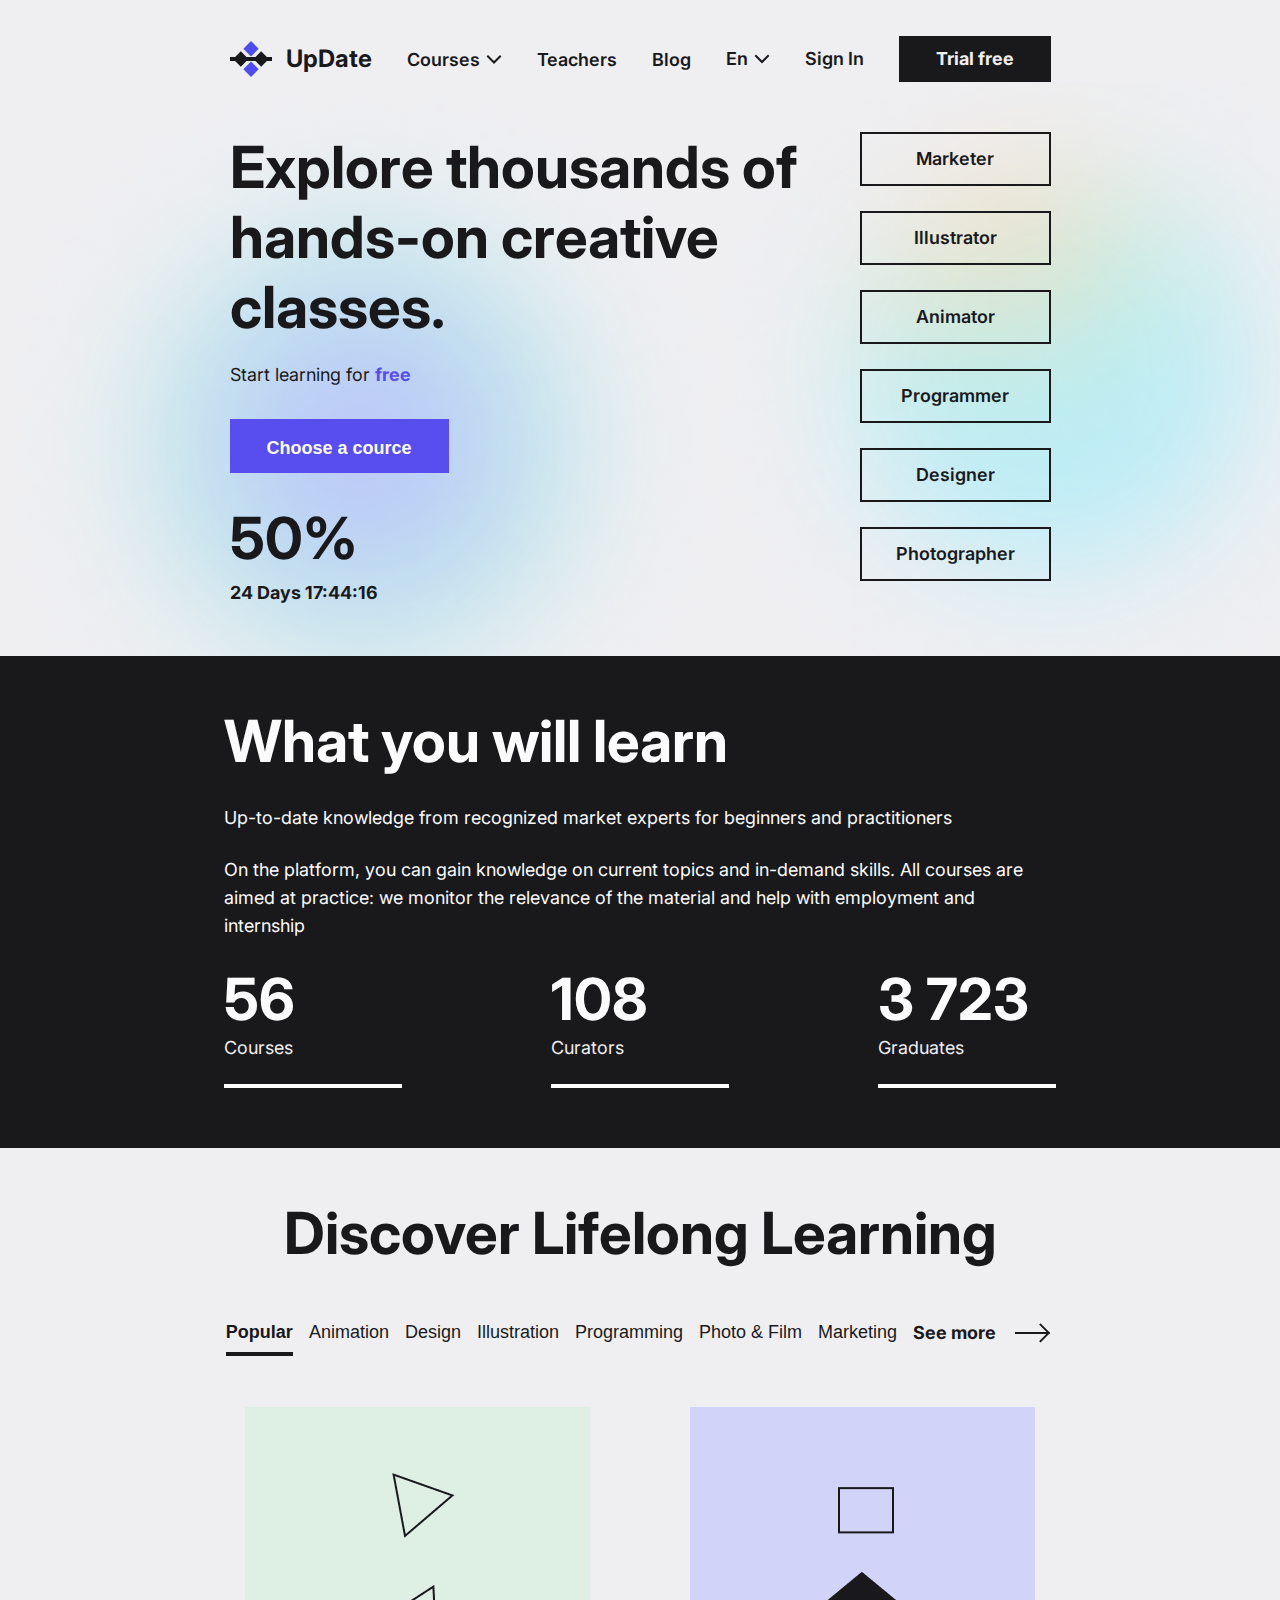
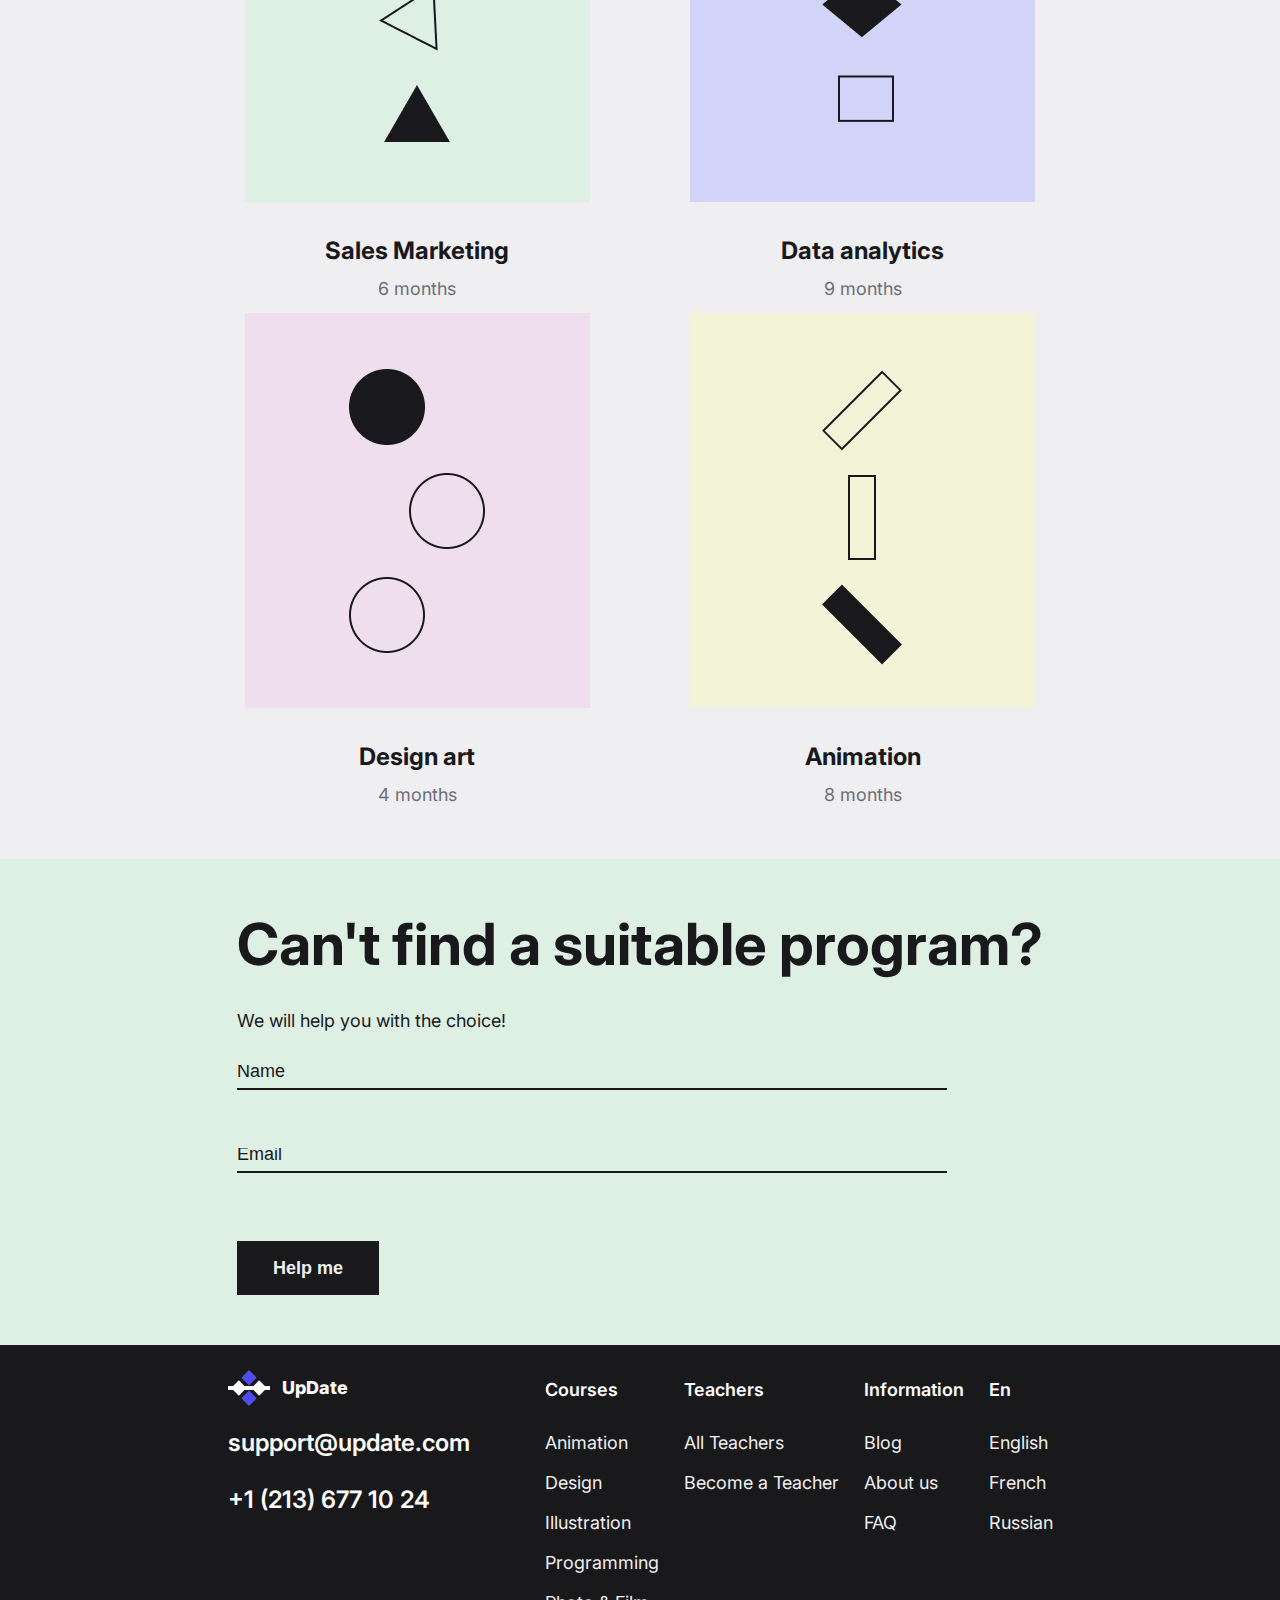
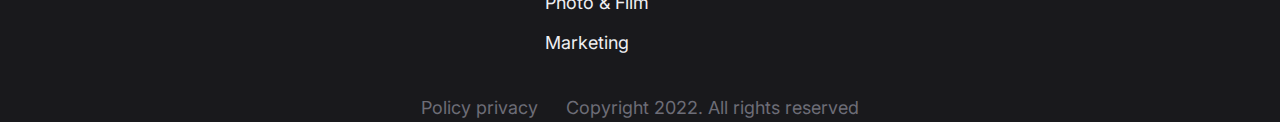
<file: index.html>
<!DOCTYPE html>
<html lang="en">
<head>
  <meta charset="UTF-8">
  <meta http-equiv="X-UA-Compatible" content="IE=edge">
  <meta name="viewport" content="width=device-width, initial-scale=1.0">
  <link rel="preconnect" href="https://fonts.googleapis.com">
  <link rel="preconnect" href="https://fonts.gstatic.com" crossorigin>
  <link href="https://fonts.googleapis.com/css2?family=Inter:wght@400;600;700;800&display=swap" rel="stylesheet">
  <link rel="stylesheet" href="index.css">
  <title>UpDate</title>
</head>
<body>
  <header class="header">
    <div class="header__holder">
      <div class="header__box">
        <a class="header__logo" href="index.html">
          <img class="header__img" src="logo-1.svg" alt="logo">
          UpDate
        </a>
        <nav class="nav">
          <ul class="nav__list">
            <li class="nav__list-item">
              <a class="nav__link drop-down__arrow" href="courses.html">Courses <img src="drop-down-arrow.svg"
                  alt="drop-down-arrow"></a>
            </li>
            <li class="nav__list-item">
              <a class="nav__link" href="#">Teachers</a>
            </li>
            <li class="nav__list-item">
              <a class="nav__link" href="#">Blog</a>
            </li>
          </ul>
        </nav>
      </div>
      <div class="btn-box">
        <a class="btn-box__link drop-down__arrow" href="#">
          En <img src="drop-down-arrow.svg" alt="drop-down-arrow">
        </a>
        <a class="btn-box__link" href="#">
          Sign In
        </a>
        <a class="btn-box__btn" href="#">
          Trial free
        </a>
      </div>
    </div>
  </header>
  <main>
    <section class="offer">
      <div class="offer__holder">
        <div class="offer__text">
          <h1 class="offer__title" tabindex="0">
            Explore thousands of hands-on creative classes.
          </h1>
          <p class="offer__description" tabindex="0">
            Start learning for
            <a class="offer__link" href="">free</a>
          </p>
          <button class="offer-btn">
            Choose a cource
          </button>
          <p class="offer__sale" tabindex="0">
            50%
          </p>
          <p class="offer__time" tabindex="0">
            <time>
              24 Days 17:44:16
            </time>
          </p>
        </div>
        <ul class="offer__list">
          <li class="offer__marketer offer__list-item" tabindex="0" role="button">
            Marketer
          </li>
          <li class="offer__illustrator offer__list-item" tabindex="0" role="button">
            Illustrator
          </li>
          <li class="offer__animator offer__list-item" tabindex="0" role="button">
            Animator
          </li>
          <li class="offer__programmer offer__list-item" tabindex="0" role="button">
            Programmer
          </li>
          <li class="offer__designer offer__list-item" tabindex="0" role="button">
            Designer
          </li>
          <li class="offer__photographer offer__list-item" tabindex="0" role="button">
            Photographer
          </li>
        </ul>
      </div>
    </section>
    <section class="learn">
      <div class="learn__holder">
        <div class="learn__text">
          <h2 class="learn__title" tabindex="0">
            What you will learn
          </h2>
          <p class="learn__description" tabindex="0">
            Up-to-date knowledge from recognized market experts for beginners and practitioners
          </p>
          <p class="learn__description" tabindex="0">
            On the platform, you can gain knowledge on current topics and in-demand skills. All courses are aimed at
            practice: we monitor the relevance of the material and help with employment and internship
          </p>
        </div>
        <div class="learn__counters">
          <div class="learn__counter-item">
            <p class="learn__counter-number" tabindex="0">
              56
            </p>
            <p class="learn__counter-description" tabindex="0">
              Courses
            </p>
            <hr class="learn__counter-line">
          </div>
          <div class="learn__counter-item">
            <p class="learn__counter-number" tabindex="0">
              108
            </p>
            <p class="learn__counter-description" tabindex="0">
              Curators
            </p>
            <hr class="learn__counter-line">
          </div>
          <div class="learn__counter-item">
            <p class="learn__counter-number" tabindex="0">
              3 723
            </p>
            <p class="learn__counter-description" tabindex="0">
              Graduates
            </p>
            <hr class="learn__counter-line">
          </div>
        </div>
      </div>
    </section>
    <section class="discover">
      <div class="discover__holder">
        <h2 class="discover__title" tabindex="0">
          Discover Lifelong Learning
        </h2>
        <div class="discover__box">
          <ul class="discover__list">
            <li class="discover__list-item">
              <button class="discover__button active" data-for="popular">
                Popular
              </button>
            </li>
            <li class="discover__list-item">
              <button class="discover__button" data-for="animation">
                Animation
              </button>
            </li>
            <li class="discover__list-item">
              <button class="discover__button" data-for="design">
                Design
              </button>
            </li>
            <li class="discover__list-item">
              <button class="discover__button" data-for="illustration">
                Illustration
              </button>
            </li>
            <li class="discover__list-item">
              <button class="discover__button" data-for="programing">
                Programming
              </button>
            </li>
            <li class="discover__list-item">
              <button class="discover__button" data-for="photo-film">
                Photo & Film
              </button>
            </li>
            <li class="discover__list-item">
              <button class="discover__button" data-for="marketing">
                Marketing
              </button>
            </li>
          </ul>
          <a class="see__more-link" href="#">
            See more
            <img class="see__more-arrow" src="see_more_arrow.svg" alt="see more">
          </a>
        </div>
        <div class="discover__cards active" data-tab="popular">
          <article class="discover__card-item" tabindex="0">
            <img src="card-img-1.jpg" alt="Sales Marketing">
            <h3 class="discover__card-title">
              Sales Marketing
            </h3>
            <p class="discover__card-length">
              6 months
            </p>
          </article>
          <article class="discover__card-item" tabindex="0">
            <img src="card-img-2.jpg" alt="Data analytics">
            <h3 class="discover__card-title">
              Data analytics
            </h3>
            <p class="discover__card-length">
              9 months
            </p>
          </article>
          <article class="discover__card-item" tabindex="0">
            <img src="card-img-3.jpg" alt="Design art">
            <h3 class="discover__card-title">
              Design art
            </h3>
            <p class="discover__card-length">
              4 months
            </p>
          </article>
          <article class="discover__card-item" tabindex="0">
            <img src="card-img-4.jpg" alt="Animation ">
            <h3 class="discover__card-title">
              Animation
            </h3>
            <p class="discover__card-length">
              8 months
            </p>
          </article>
        </div>
        <div class="discover__cards" data-tab="animation">
          <article class="discover__card-item" tabindex="0">
            <img src="card-img-4.jpg" alt="Animation ">
            <h3 class="discover__card-title">
              Animation
            </h3>
            <p class="discover__card-length">
              8 months
            </p>
          </article>
        </div>
        <div class="discover__cards" data-tab="design">
          <article class="discover__card-item" tabindex="0">
            <img src="card-img-3.jpg" alt="Design art">
            <h3 class="discover__card-title">
              Design art
            </h3>
            <p class="discover__card-length">
              4 months
            </p>
          </article>
        </div>
        <div class="discover__cards" data-tab="illustration">
          <article class="discover__card-item" tabindex="0">
            <img src="card-img-3.jpg" alt="Design art">
            <h3 class="discover__card-title">
              Design art
            </h3>
            <p class="discover__card-length">
              4 months
            </p>
          </article>
          <article class="discover__card-item" tabindex="0">
            <img src="card-img-4.jpg" alt="Animation ">
            <h3 class="discover__card-title">
              Animation
            </h3>
            <p class="discover__card-length">
              8 months
            </p>
          </article>
        </div>
        <div class="discover__cards" data-tab="programing">
          <article class="discover__card-item" tabindex="0">
            <img src="card-img-2.jpg" alt="Data analytics">
            <h3 class="discover__card-title">
              Data analytics
            </h3>
            <p class="discover__card-length">
              9 months
            </p>
          </article>
        </div>
        <div class="discover__cards" data-tab="photo-film">
          <article class="discover__card-item" tabindex="0">
            <img src="card-img-3.jpg" alt="Design art">
            <h3 class="discover__card-title">
              Design art
            </h3>
            <p class="discover__card-length">
              4 months
            </p>
          </article>
          <article class="discover__card-item" tabindex="0">
            <img src="card-img-4.jpg" alt="Animation ">
            <h3 class="discover__card-title">
              Animation
            </h3>
            <p class="discover__card-length">
              8 months
            </p>
          </article>
        </div>
        <div class="discover__cards" data-tab="marketing">
          <article class="discover__card-item" tabindex="0">
            <img src="card-img-1.jpg" alt="Sales Marketing">
            <h3 class="discover__card-title">
              Sales Marketing
            </h3>
            <p class="discover__card-length">
              6 months
            </p>
          </article>
        </div>
      </div>
    </section>
    <section class="find-program">
      <div class="find-program__holder">
        <div class="find-program__text">
          <h2 class="find-program__title" tabindex="0">
            Can't find a suitable program?
          </h2>
          <p class="find-program__description" tabindex="0">
            We will help you with the choice!
          </p>
        </div>
        <div class="find-program__help">
          <form class="find-program__form" action="https://fom.in.ua/echo">
            <input class="find-program__name" type="text" name="name" placeholder="Name">
            <hr class="find-program__line">
            <input class="find-program__email" type="email" name="email" placeholder="Email">
            <hr class="find-program__line">
            <button class="find-program__btn">
              Help me
            </button>
          </form>
        </div>
      </div>
    </section>
  </main>
  <footer class="footer">
    <div class="footer__holder">
      <div class="footer__container">
        <div class="contacts">
          <a class="footer__logo" href="index.html">
            <img src="logo-2.svg" alt="logo">
            UpDate
          </a>
          <a class="contacts__link" href="mailto:support@update.com">
            support@update.com
          </a>
          <a class="contacts__link" href="tel:12136771024">
            +1 (213) 677 10 24
          </a>
        </div>
        <div class="sitemap__box">
          <div class="sitemap">
            <h6 class="sitemap__title" tabindex="0">
              Courses
            </h6>
            <ul class="sitemap__list">
              <li class="sitemap__list-item">
                <a class="sitemap__link" href="#">
                  Animation
                </a>
              </li>
              <li class="sitemap__list-item">
                <a class="sitemap__link" href="#">
                  Design
                </a>
              </li>
              <li class="sitemap__list-item">
                <a class="sitemap__link" href="#">
                  Illustration
                </a>
              </li>
              <li class="sitemap__list-item">
                <a class="sitemap__link" href="#">
                  Programming
                </a>
              </li>
              <li class="sitemap__list-item">
                <a class="sitemap__link" href="#">
                  Photo & Film
                </a>
              </li>
              <li class="sitemap__list-item">
                <a class="sitemap__link" href="#">
                  Marketing
                </a>
              </li>
            </ul>
          </div>
          <div class="sitemap">
            <h6 class="sitemap__title" tabindex="0">
              Teachers
            </h6>
            <ul class="sitemap__list">
              <li class="sitemap__list-item">
                <a class="sitemap__link" href="#">
                  All Teachers
                </a>
              </li>
              <li class="sitemap__list-item">
                <a class="sitemap__link" href="#">
                  Become a Teacher
                </a>
              </li>
            </ul>
          </div>
          <div class="sitemap">
            <h6 class="sitemap__title" tabindex="0">
              Information
            </h6>
            <ul class="sitemap__list">
              <li class="sitemap__list-item">
                <a class="sitemap__link" href="#">
                  Blog
                </a>
              </li>
              <li class="sitemap__list-item">
                <a class="sitemap__link" href="#">
                  About us
                </a>
              </li>
              <li class="sitemap__list-item">
                <a class="sitemap__link" href="#">
                  FAQ
                </a>
              </li>
            </ul>
          </div>
          <div class="sitemap">
            <h6 class="sitemap__title" tabindex="0">
              En
            </h6>
            <ul class="sitemap__list">
              <li class="sitemap__list-item">
                <a class="sitemap__link" href="#">
                  English
                </a>
              </li>
              <li class="sitemap__list-item">
                <a class="sitemap__link" href="#">
                  French
                </a>
              </li>
              <li class="sitemap__list-item">
                <a class="sitemap__link" href="#">
                  Russian
                </a>
              </li>
            </ul>
          </div>
        </div>
      </div>
    </div>
    <div class="copyright">
      <a class="privacy__link" href="#">
        Policy privacy
      </a>
      <p class="copyright__text" tabindex="0">
        Copyright 2022. All rights reserved
      </p>
    </div>
  </footer>
  <script src="script.js"></script>
</body>
</html>
</file>
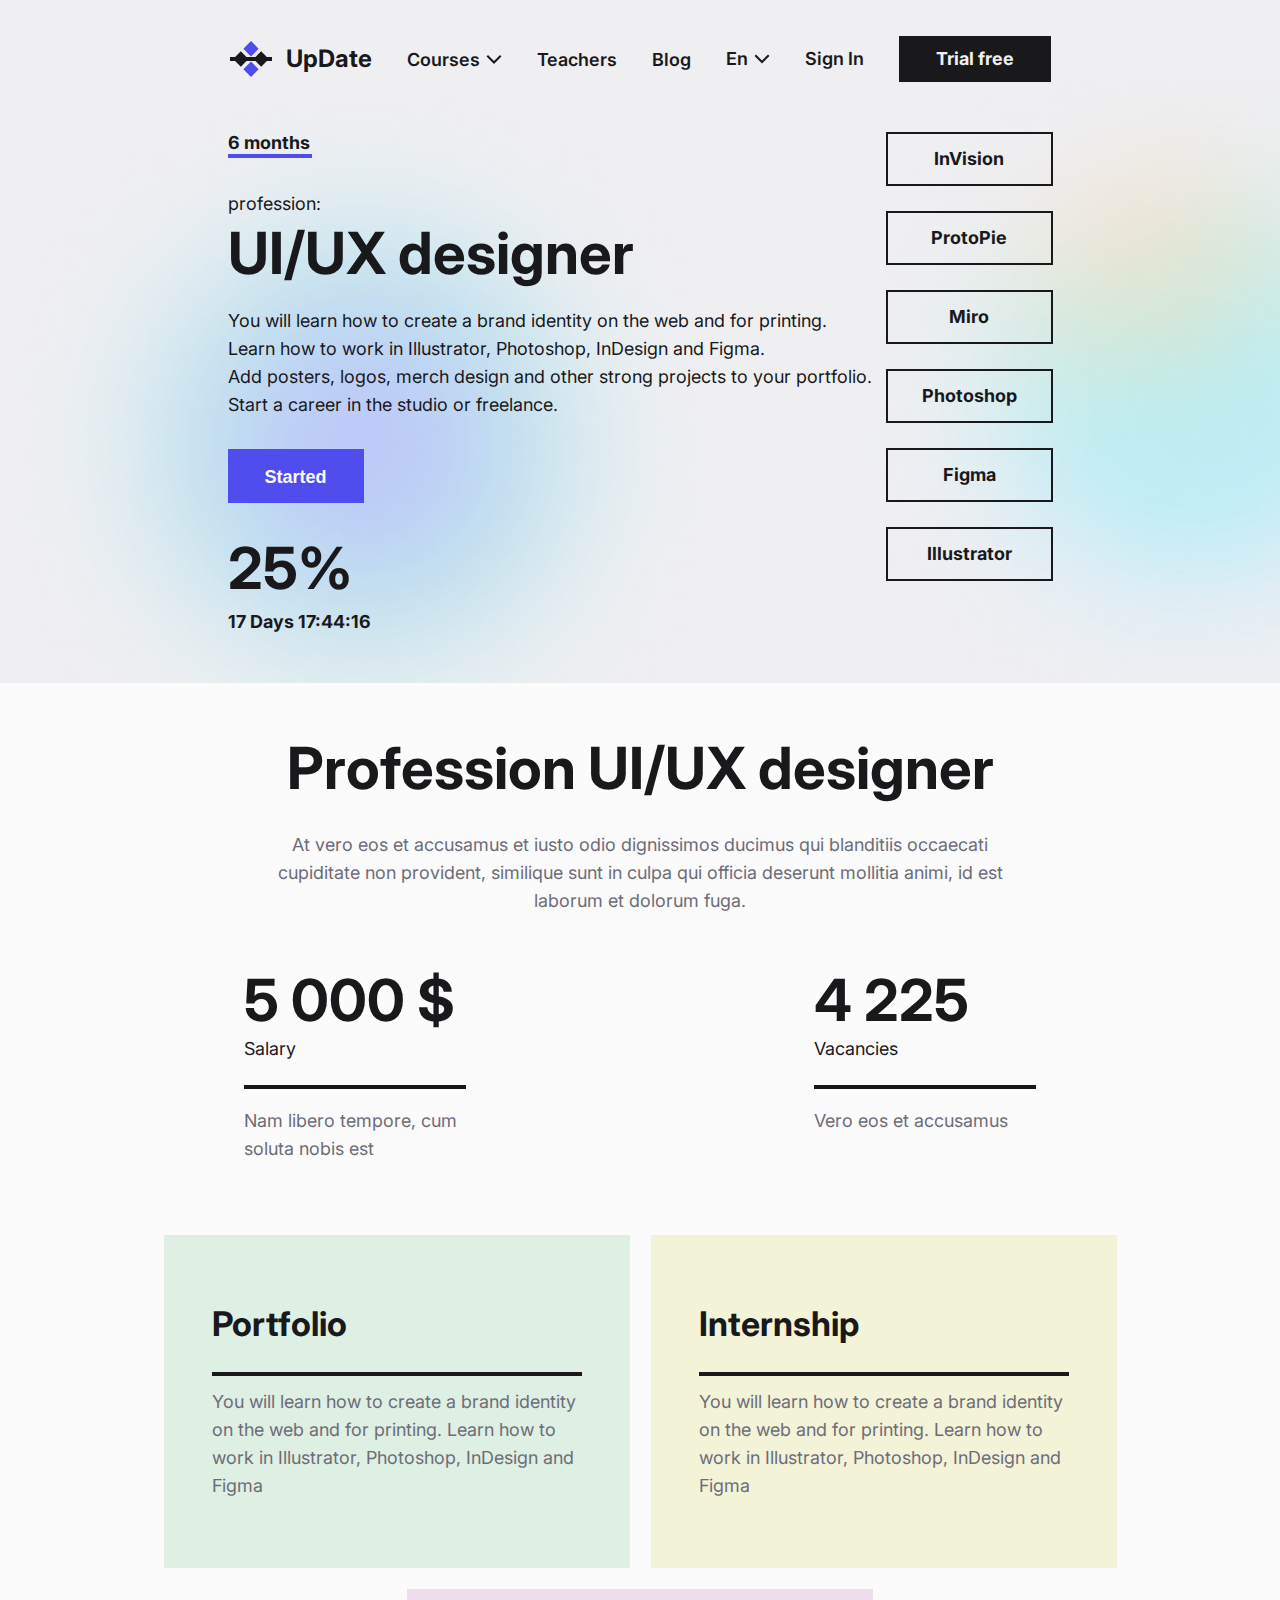
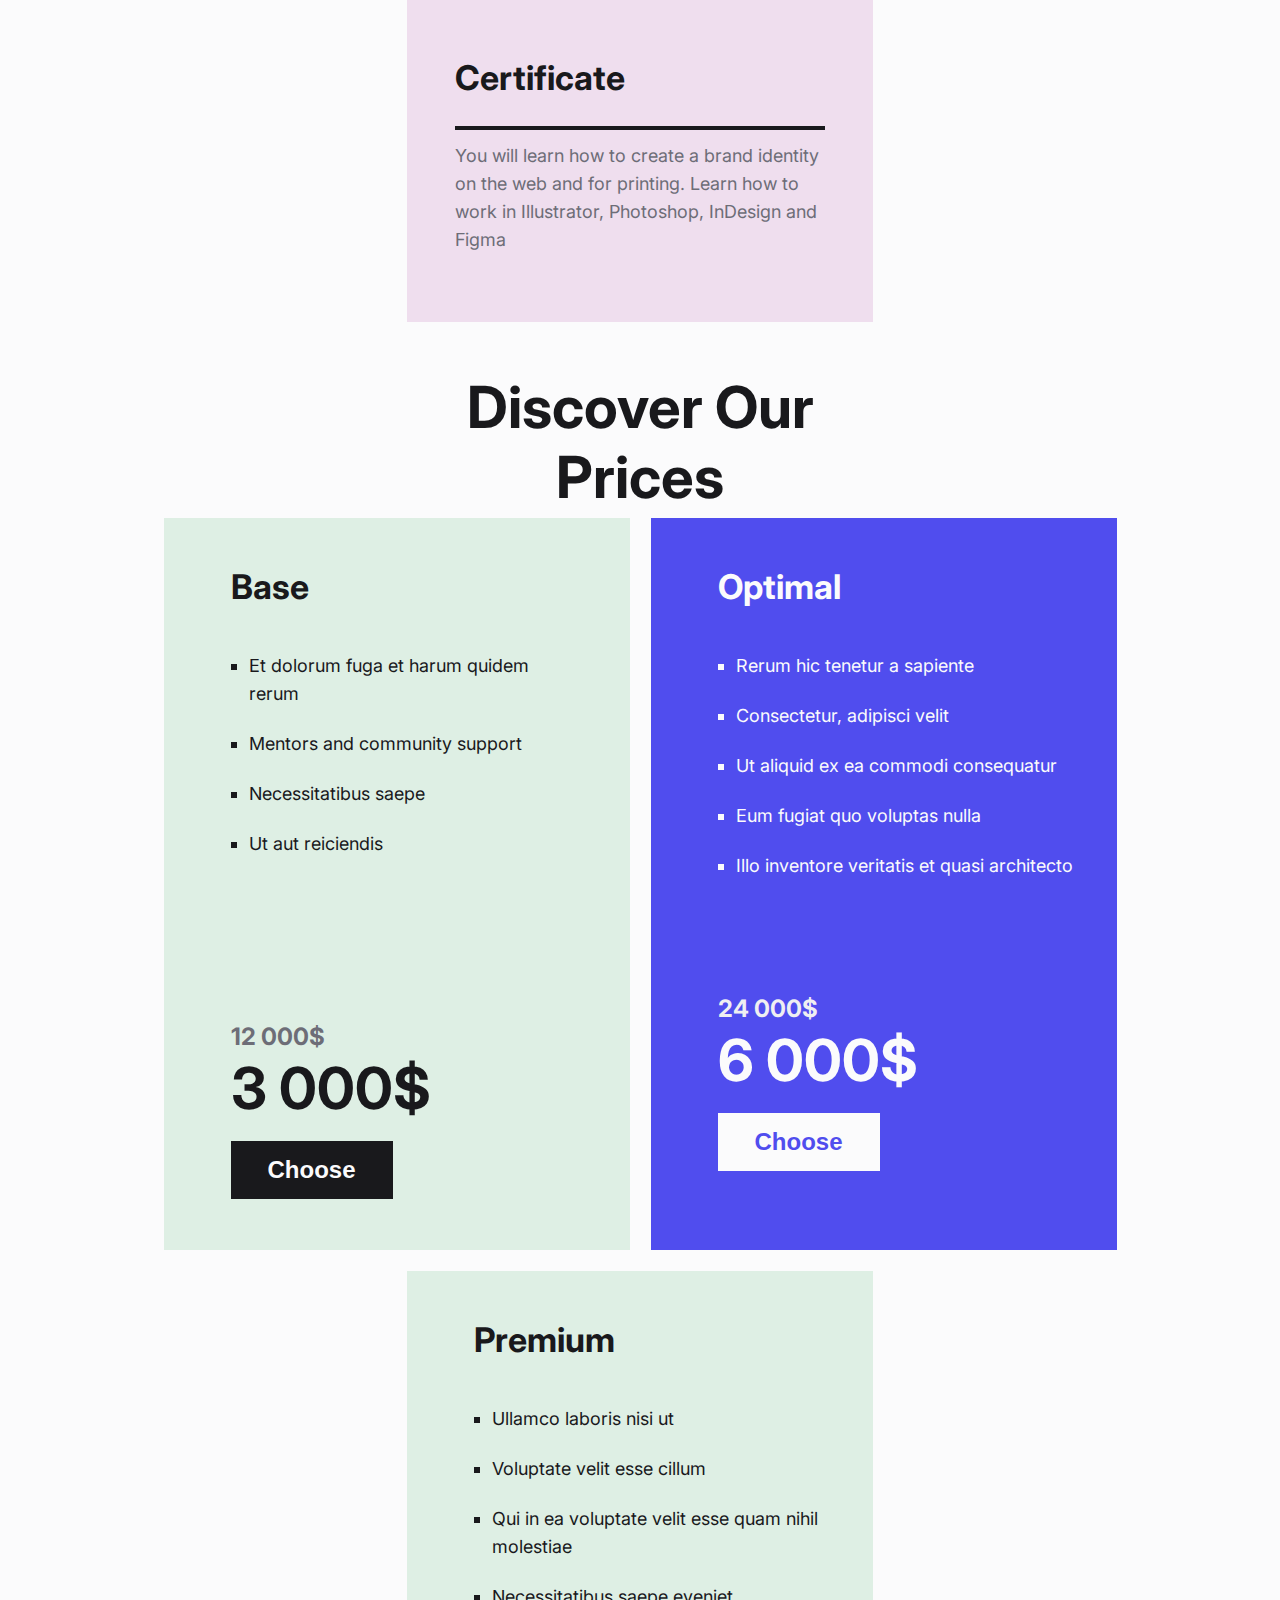
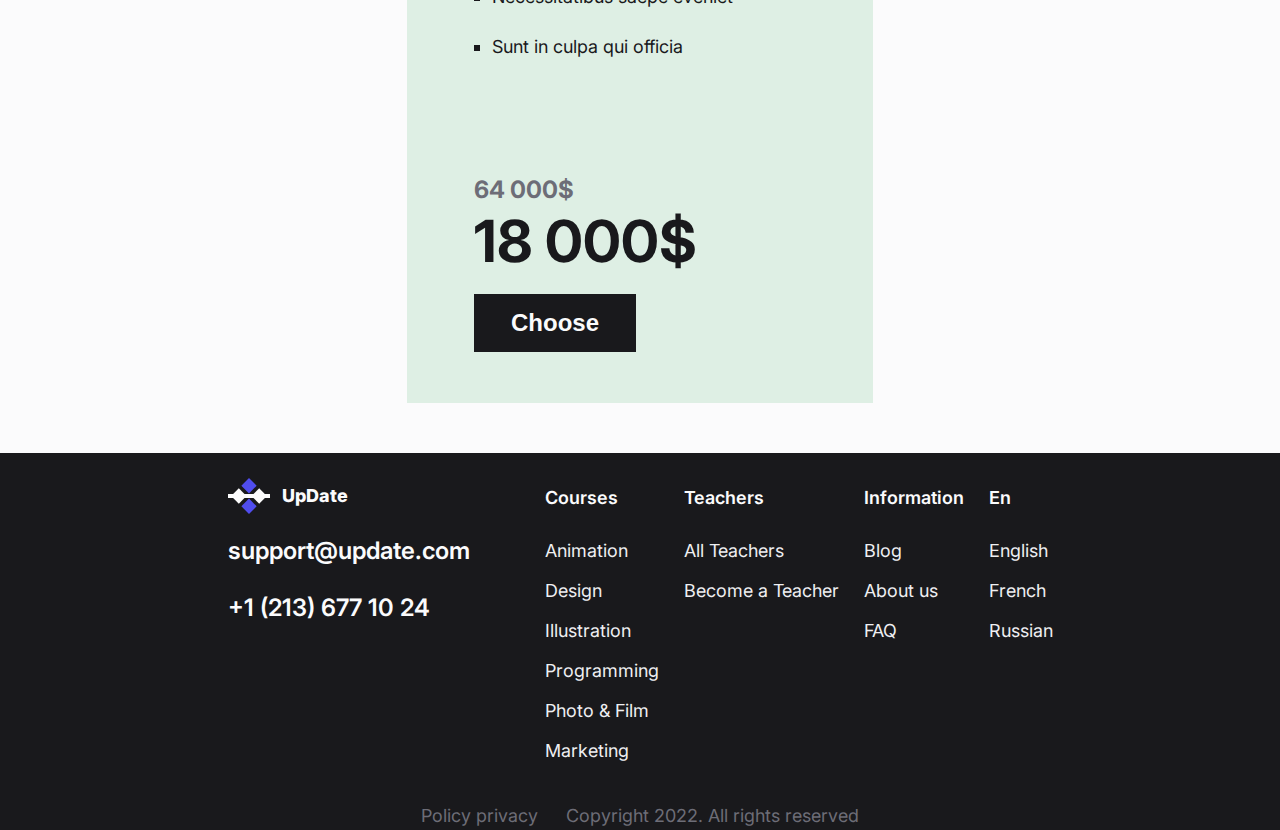
<file: courses.html>
<!DOCTYPE html>
<html lang="en">

<head>
  <meta charset="UTF-8">
  <meta http-equiv="X-UA-Compatible" content="IE=edge">
  <meta name="viewport" content="width=device-width, initial-scale=1.0">
  <link rel="preconnect" href="https://fonts.googleapis.com">
  <link rel="preconnect" href="https://fonts.gstatic.com" crossorigin>
  <link href="https://fonts.googleapis.com/css2?family=Inter:wght@400;600;700;800&display=swap" rel="stylesheet">
  <link rel="stylesheet" href="courses.css">
  <title>Courses</title>
</head>

<body>
  <header class="header">
    <div class="header__holder">
      <div class="header__box">
        <a class="header__logo" href="index.html">
          <img class="header__img" src="logo-1.svg" alt="logo">
          UpDate
        </a>
        <nav class="nav">
          <ul class="nav__list">
            <li class="nav__list-item">
              <a class="nav__link drop-down__arrow" href="courses.html">Courses <img src="drop-down-arrow.svg"
                  alt="drop-down-arrow"></a>
            </li>
            <li class="nav__list-item">
              <a class="nav__link" href="#">Teachers</a>
            </li>
            <li class="nav__list-item">
              <a class="nav__link" href="#">Blog</a>
            </li>
          </ul>
        </nav>
      </div>
      <div class="btn-box">
        <a class="btn-box__link drop-down__arrow" href="#">
          En <img src="drop-down-arrow.svg" alt="drop-down-arrow">
        </a>
        <a class="btn-box__link" href="#">
          Sign In
        </a>
        <a class="btn-box__btn" href="#">
          Trial free
        </a>
      </div>
    </div>
  </header>
  <main>
    <section class="offer">
      <div class="offer__holder">
        <div class="offer__text">
          <p class="offer__length">
            6 months
          </p>
          <p class="offer__caption">
            profession:
          </p>
          <h1 class="offer__title" tabindex="0">
            UI/UX designer
          </h1>
          <p class="offer__description" tabindex="0">
            You will learn how to create a brand identity on the web and for printing. Learn how to work in Illustrator,
            Photoshop, InDesign and Figma. 
            <br>
            Add posters, logos, merch design and other strong projects to your portfolio.
            Start a career in the studio or freelance.
          </p>
          <button class="offer-btn">
            Started
          </button>
          <p class="offer__sale" tabindex="0">
            25%
          </p>
          <p class="offer__time" tabindex="0">
            <time>
              17 Days 17:44:16
            </time>
          </p>
        </div>
        <ul class="offer__list">
          <li class="offer__invision offer__list-item" tabindex="0" role="button">
            InVision
          </li>
          <li class="offer__protopie offer__list-item" tabindex="0" role="button">
            ProtoPie
          </li>
          <li class="offer__miro offer__list-item" tabindex="0" role="button">
            Miro
          </li>
          <li class="offer__photoshop offer__list-item" tabindex="0" role="button">
            Photoshop
          </li>
          <li class="offer__figma offer__list-item" tabindex="0" role="button">
            Figma
          </li>
          <li class="offer__illustrator offer__list-item" tabindex="0" role="button">
            Illustrator
          </li>
        </ul>
      </div>
    </section>
    <section class="profession">
      <div class="profession__holder">
        <div class="profession__info">
          <div class="profession__text">
            <h2 class="profession__title" tabindex="0">
              Profession <br class="profession__title-br"> UI/UX designer
            </h2>
            <p class="profession__description" tabindex="0">
              At vero eos et accusamus et iusto odio dignissimos ducimus qui blanditiis occaecati cupiditate non
              provident, similique sunt in culpa qui officia deserunt mollitia animi, id est laborum et dolorum fuga.
            </p>
          </div>
          <div class="profession__counters">
            <div class="profession__counter-item">
              <p class="profession__counter-number" tabindex="0">
                5 000 $
              </p>
              <p class="profession__counter-description" tabindex="0">
                Salary
              </p>
              <hr class="profession__counter-line">
              <p class="profession__counter-description second__description">
                Nam libero tempore, cum soluta nobis est
              </p>
            </div>
            <div class="profession__counter-item">
              <p class="profession__counter-number" tabindex="0">
                4 225
              </p>
              <p class="profession__counter-description" tabindex="0">
                Vacancies
              </p>
              <hr class="profession__counter-line">
              <p class="profession__counter-description second__description">
                Vero eos et accusamus
              </p>
            </div>
          </div>
        </div>
        <div class="profession__cards">
          <div class="profession__cards-holder">
            <article class="profession__card-item portfolio__card-item">
              <h3 class="profession__card-title">
                Portfolio
              </h3>
              <hr class="profession__cards-line">
              <p class="profession__card-description">
                You will learn how to create a brand identity on the web and for printing. Learn how to work in Illustrator,
                Photoshop, InDesign and Figma
              </p>
            </article>
            <article class="profession__card-item internship__card-item">
              <h3 class="profession__card-title">
                Internship
              </h3>
              <hr class="profession__cards-line">
              <p class="profession__card-description">
                You will learn how to create a brand identity on the web and for printing. Learn how to work in Illustrator,
                Photoshop, InDesign and Figma
              </p>
            </article>
            <article class="profession__card-item certificate__card-item">
              <h3 class="profession__card-title">
                Certificate
              </h3>
              <hr class="profession__cards-line">
              <p class="profession__card-description">
                You will learn how to create a brand identity on the web and for printing. Learn how to work in Illustrator,
                Photoshop, InDesign and Figma
              </p>
            </article>
          </div>
        </div>
      </div>
    </section>
    <section class="price">
      <div class="price__holder">
        <h1 class="price__title">
          Discover Our <br> Prices
        </h1>
        <div class="price__cards">
          <article class="price_card-item base__card-item">
            <h2 class="price__card-title">
              Base
            </h2>
            <ul class="price__card-list base__card-list">
              <li class="price__card-list__item">
                Et dolorum fuga et harum quidem <br> rerum
              </li>
              <li class="price__card-list__item">
                Mentors and community support
              </li>
              <li class="price__card-list__item">
                Necessitatibus saepe
              </li>
              <li class="price__card-list__item">
                Ut aut reiciendis
              </li>
            </ul>
            <h3 class="price__card-full__price">
              12 000$
            </h3>
            <h2 class="price__card-discount__price">
              3 000$
            </h2>
            <button class="price__card-btn">
              Choose
            </button>
          </article>
          <article class="price_card-item optimal__card-item">
            <h2 class="price__card-title">
              Optimal
            </h2>
            <ul class="price__card-list">
              <li class="price__card-list__item">
                Rerum hic tenetur a sapiente
              </li>
              <li class="price__card-list__item">
                Consectetur, adipisci velit
              </li>
              <li class="price__card-list__item">
                Ut aliquid ex ea commodi consequatur
              </li>
              <li class="price__card-list__item">
                Eum fugiat quo voluptas nulla
              </li>
              <li class="price__card-list__item">
                Illo inventore veritatis et quasi architecto
              </li>
            </ul>
            <h3 class="price__card-full__price optimal-full__price">
              24 000$
            </h3>
            <h2 class="price__card-discount__price optimal-discount__price">
              6 000$
            </h2>
            <button class="price__card-btn optimal__card-btn">
              Choose
            </button>
          </article>
          <article class="price_card-item premium__card-item">
            <h2 class="price__card-title">
              Premium
            </h2>
            <ul class="price__card-list">
              <li class="price__card-list__item">
                Ullamco laboris nisi ut
              </li>
              <li class="price__card-list__item">
                Voluptate velit esse cillum
              </li>
              <li class="price__card-list__item">
                Qui in ea voluptate velit esse quam nihil molestiae
              </li>
              <li class="price__card-list__item">
                Necessitatibus saepe eveniet
              </li>
              <li class="price__card-list__item">
                Sunt in culpa qui officia
              </li>
            </ul>
            <h3 class="price__card-full__price">
              64 000$
            </h3>
            <h2 class="price__card-discount__price">
              18 000$
            </h2>
            <button class="price__card-btn">
              Choose
            </button>
          </article>
        </div>
      </div>
    </section>
  </main>
  <footer class="footer">
    <div class="footer__holder">
      <div class="footer__container">
        <div class="contacts">
          <a class="footer__logo" href="index.html">
            <img src="logo-2.svg" alt="logo">
            UpDate
          </a>
          <a class="contacts__link" href="mailto:support@update.com">
            support@update.com
          </a>
          <a class="contacts__link" href="tel:12136771024">
            +1 (213) 677 10 24
          </a>
        </div>
        <div class="sitemap__box">
          <div class="sitemap">
            <h6 class="sitemap__title" tabindex="0">
              Courses
            </h6>
            <ul class="sitemap__list">
              <li class="sitemap__list-item">
                <a class="sitemap__link" href="#">
                  Animation
                </a>
              </li>
              <li class="sitemap__list-item">
                <a class="sitemap__link" href="#">
                  Design
                </a>
              </li>
              <li class="sitemap__list-item">
                <a class="sitemap__link" href="#">
                  Illustration
                </a>
              </li>
              <li class="sitemap__list-item">
                <a class="sitemap__link" href="#">
                  Programming
                </a>
              </li>
              <li class="sitemap__list-item">
                <a class="sitemap__link" href="#">
                  Photo & Film
                </a>
              </li>
              <li class="sitemap__list-item">
                <a class="sitemap__link" href="#">
                  Marketing
                </a>
              </li>
            </ul>
          </div>
          <div class="sitemap">
            <h6 class="sitemap__title" tabindex="0">
              Teachers
            </h6>
            <ul class="sitemap__list">
              <li class="sitemap__list-item">
                <a class="sitemap__link" href="#">
                  All Teachers
                </a>
              </li>
              <li class="sitemap__list-item">
                <a class="sitemap__link" href="#">
                  Become a Teacher
                </a>
              </li>
            </ul>
          </div>
          <div class="sitemap">
            <h6 class="sitemap__title" tabindex="0">
              Information
            </h6>
            <ul class="sitemap__list">
              <li class="sitemap__list-item">
                <a class="sitemap__link" href="#">
                  Blog
                </a>
              </li>
              <li class="sitemap__list-item">
                <a class="sitemap__link" href="#">
                  About us
                </a>
              </li>
              <li class="sitemap__list-item">
                <a class="sitemap__link" href="#">
                  FAQ
                </a>
              </li>
            </ul>
          </div>
          <div class="sitemap">
            <h6 class="sitemap__title" tabindex="0">
              En
            </h6>
            <ul class="sitemap__list">
              <li class="sitemap__list-item">
                <a class="sitemap__link" href="#">
                  English
                </a>
              </li>
              <li class="sitemap__list-item">
                <a class="sitemap__link" href="#">
                  French
                </a>
              </li>
              <li class="sitemap__list-item">
                <a class="sitemap__link" href="#">
                  Russian
                </a>
              </li>
            </ul>
          </div>
        </div>
      </div>
    </div>
    <div class="copyright">
        <a class="privacy__link" href="#">
          Policy privacy
        </a>
        <p class="copyright__text" tabindex="0">
          Copyright 2022. All rights reserved
        </p>
    </div>
  </footer>
</body>
</html>
</file>
<file: index.css>
body{
  background: #EFEFF2;
  margin: 0;
  padding: 0;
  color: #19191C;
  font: 400 18px/28px Inter, sans-serif;
}
.header{
  display: flex;
  justify-content: center;
  margin: 36px 0 0 0;
}
.header__holder{ 
  display: flex;
  gap: 568px;
}
.header__box{
  display: flex;
  align-items: center;
  gap: 68px;
}
.header__logo{
  display: flex;
  font-size: 24px;
  font-weight: 700;
  line-height: 30px; 
  gap: 14px;
  color: #19191C;
  text-decoration: none;
  align-items:center;
}
.nav__list{
  display: flex;
  font-family: Inter;
  font-size: 18px;
  font-weight: 600;
  line-height: 21px;
  list-style: none;
  gap: 47.58px;
  padding: 0;
  margin: 0;
}
.nav__link{
  display: flex;
  color: #19191C;
  text-decoration: none;
}
.drop-down__arrow{
  display: flex;
  gap: 6px;
}
.btn-box{
  display: flex;
  gap: 48px;
  align-items: center;
}
.btn-box__link{
  display: flex;
  font-size: 18px;
  font-weight: 600;
  line-height: 22px;
  color: #19191C;
  font-size: 18px;
  font-weight: 600;
  text-decoration: none;
}
.btn-box__btn{
  display: flex;
  font-size: 18px;
  font-weight: 700;
  line-height: 22px;
  background: #19191C;
  color: #EFEFF2;
  padding: 12px 37px;
  text-decoration: none;
}
.offer{
  display: flex;
  margin: 0;
  padding: 0;
  justify-content: center;
  background: url(bg01.png) no-repeat, url(bg03.png) 100% 50% no-repeat;
}
.offer__holder{
  background: url(img01.png) 150% 100% no-repeat,
  url(bg00.png) 100% 100% no-repeat;
  display: flex;
  gap: 792px;
  padding: 0 0 230px 0;
  margin: 0;
} 
.offer__text{
  max-width: 648px;
  padding: 186px 0 0 0;
  margin: 0;
  
}
.offer__link{
  font-weight: 700;
  text-decoration: none;
  color:#584DEE;
  margin: 0;
  padding: 0;
}
.offer__title{
  font-size: 58px;
  line-height: 70px;
  font-weight: 700;
  margin: 0 0 19px 0;
  padding: 0;
}
.offer__description{
  font-size: 18px;
  line-height: 28px;
  margin: 0 0 61px 0;
  padding: 0;
}
.offer-btn{
  background: #584DEE;
  color: #FBFBFC;
  border: none;
  padding: 18px 37px 14px 37px;
  font-weight: 700;
  font-size: 18px;
  line-height: 22px;
  margin: 0 0 110px 0;
}
.offer__sale{
  font-weight: 700;
  font-size: 58px;
  line-height: 70px;
  margin: 0 0 9px 0;
  padding: 0;
}
.offer__time{
  font-style: 18px;
  line-height: 22px;
  font-weight: 700;
  margin: 0;
  padding: 0;
}
.offer__list{
  list-style: none;
  flex-grow: 1;
  position:relative;
  padding: 0;
  margin: 0;
}
.offer__list-item{
  position:absolute;
  border: 2px solid #19191C;
  padding: 14px 34px;
  font-weight: 600;
  font-size: 18px;
  line-height: 22px;
  margin: 0;
}
.offer__marketer{
  top: 233px;
  right:0px;
}
.offer__illustrator{
  top: 137px;
  right: 221px;
}
.offer__animator{
  top: 219px;
  right: 460px;
}
.offer__programmer{
  top: 412px;
  right: 570px;
}
.offer__designer{
  top: 575px;
  right: 710px;
}
.offer__photographer{
  top: 730px;
  right: 600px;
}
.learn{
  display: flex;
  justify-content: center;
  background: #19191C;
  color: #FBFBFC;
  padding: 148px 0 137px 0;
  margin: 0;
}
.learn__holder{
  display: flex;
  gap: 146px;
  padding: 0;
}
.learn__title{
  font-size: 58px;
  font-weight: 700;
  line-height: 70px;
  color: #FBFBFC;
  margin: 0 0 28px 0;
  padding: 0;
  max-width: 539px;
  padding: 0;
  margin: 0;
}
.learn__description{
  font-size: 18px;
  font-weight: 400;
  line-height: 28px;
  max-width: 588px;
  margin: 0 0 24px 0;
  padding: 0;
}
.learn__counters{
  display: flex;
  justify-content: space-between;
  gap: 86px;
  padding: 0;
  margin: 0;
}
.learn__counter-item{
  width: 178px;
  padding: 0;
  margin: 0;
}
.learn__counter-number{
  font-size: 58px;
  font-weight: 700;
  line-height: 70px;
  color: #FBFBFC;
  margin: 0;
  padding: 0;
}
.learn__counter-description{
  font-size: 18px;
  font-weight: 400;
  line-height: 28px;
  color: #EFEFF2;
  margin: 0 0 22px 0;
  padding: 0;
}
.learn__counter-line{
  border: none;
  height: 4px;
  background-color: #fff;
  padding: 0;
  margin: 0;
}
.discover{
  margin: 0;
  padding: 0;
  display: flex;
  justify-content: center;
}
.discover__holder{
  padding: 136px 0;
}
.discover__title{
  display: flex;
  max-width: 594px;
  font-size: 58px;
  font-weight: 700;
  line-height: 70px;
  color:#19191C; 
  padding: 0;
  margin: 0 0 45px 0px;
}
.discover__box{
  margin: 0;
  padding: 0;
  display: flex;
  justify-content: center;
  gap: 429px;
}
.discover__list{
  display: flex;
  gap: 48px;
  margin: 0;
  padding: 5px 0 0 0;
}
.discover__list-item{
  list-style: none;
  padding: 0;
  margin: 0;
}
.discover__button{
  font-size: 18px;
  font-weight: 400;
  line-height: 28px;
  color: #19191C;
  background: none;
  border: none;
  margin: 0;
  padding: 0;
}
.discover__button.active{
  font-weight: 700;
  line-height: 22px;
  padding-bottom: 9px;
  border-bottom: 4px solid#19191C;
}
.see__more-link{
  text-decoration: none;
  font-size: 18px;
  font-weight: 700;
  line-height: 22px;
  color: #19191C;
  display: flex;
  align-items:center;
  gap: 18px;
  height: 39.6px;
  margin: 0;
  padding: 0;
}
.discover__cards{
  display: flex;
  gap: 20px;
  justify-content: center;
  margin: 51px 0 0 0;
  padding: 0;
  display: none;
}
.discover__cards.active{
  display: flex;
}
.discover__card-title{
  font-size: 24px;
  font-weight: 700;
  line-height: 26px;
  color: #19191C;
  margin: 28px 0 11px 0;
  padding: 0;
}
.discover__card-length{
  font-size: 18px;
  font-weight: 400;
  line-height: 28px;
  color: #6D6D77;
  margin: 0;
  padding: 0;
}
.find-program{
  background: #DEEFE4;
  margin: 0;
  padding: 0;
  display: flex;
  justify-content:center;
}
.find-program__holder{
  display: flex;
  padding: 168px 0;
  gap: 175px;
}
.find-program__text{
  margin: 0;
  padding: 0;
}
.find-program__title{
  font-size: 58px;
  font-weight: 700;
  line-height: 70px;
  color: #19191C;
  margin: 0 0 28px 0;
  padding: 0;
  max-width: 555px;
}
.find-program__description{
  font-size: 18px;
  font-weight: 400;
  line-height: 28px;
  color:#19191C;
  margin: 0;
  padding: 0;
}
.find-program__help{
  padding: 22px 0 0 0;
  margin: 0;
  width: 710px;
}
.find-program__form{
  margin: 0;
  padding: 0;
}
input{
  border: none;
  background: none;
  margin: 0;
  padding: 0;
}
input::placeholder {
  font-size: 18px;
  font-weight: 400;
  line-height: 28px;
  color: #19191C;
  margin: 0;
  padding: 0;
}
.find-program__line{
  margin: 3px 0 50px 0;
  border: none;
  height: 2px;
  background-color: #19191C;
  padding: 0;
}
.find-program__btn{
  padding: 16px 36px;
  font-size: 18px;
  line-height: 22px;
  font-weight: 700;
  text-decoration: none;
  border: none;
  background: #19191C;
  color: #EFEFF2;
  margin: 18px 0 0 0;
}
.footer{
  background: #19191C;
}
.footer__holder{
  padding-top: 59px;
  display: flex;
  justify-content: center;
}
.footer__container{
  display: flex;
  gap: 148.02px;
}
.footer__logo{
  font-size: 18px;
  font-weight: 800;
  line-height: 22px;
  display: flex;
  align-items: center;
  gap: 12px;
  color: #FBFBFC;
  text-decoration: none;
  margin:0 0 43px 0;
  padding: 0;
}
.contacts__link{
  font-size: 24px;
  font-weight: 600;
  line-height: 29px;
  color: #FBFBFC;
  text-decoration: none;
  margin:0 0 28px 0;
  padding: 0;
  display: flex;
}
.sitemap__box{
  display: flex;
  gap: 200px;
  margin: 0;
  padding: 0;
}
.sitemap__list{
  list-style: none;
  padding: 0;
  margin: 0 0 100px 0;
}
.sitemap__title{
  font-size: 18px;
  font-weight: 600;
  line-height: 22px;
  color: #FBFBFC;
  margin: 9px 0 28px 0;
  padding: 0;
}
.sitemap__list-item{
  margin: 0 0 12px 0;
  padding: 0;
}
.sitemap__link{
  font-size: 18px;
  font-weight: 400;
  line-height: 22px;
  text-decoration: none;
  color: #EFEFF2;
  margin: 0;
  padding: 0;
}
.copyright{
  display:flex;
  justify-content: center;
  margin: 0;
  padding: 0;
}
.privacy__link{
  font-size: 18px;
  font-weight: 400;
  line-height: 28px;
  color:#6D6D77;
  text-decoration: none;
  margin: 0 28px 0 0;
  padding: 0;
}
.copyright__text{
  font-size: 18px;
  font-weight: 400;
  line-height: 28px;
  color:#6D6D77;
  margin: 0;
  padding: 0;
}

@media screen and (max-width: 1439px){
  .header__holder{ 
    justify-content: center;
    gap: 35px;
    flex-wrap: wrap;
  }
  .header__box{
    gap: 35px;
  }
  .nav__list{
    gap: 35px;
  }
  .btn-box{
    gap: 35px;
  }
  .btn-box__btn{
    padding: 12px 37px;
  }
  .offer__holder{
    background: none;
    gap: 0;
    padding: 50px 20px;
  } 
  .offer__text{
    max-width: 630px;
    padding: 0px;
    margin: 0;
    background: none;
  }
  .offer__description{
    margin: 0 0 30px 0;
  }
  .offer-btn{
    margin: 0 0 30px 0;
  }
  .offer__list-item{
    position: unset;
    margin-bottom: 25px;
    text-align: center
  }
  .learn{
    padding: 50px 0 60px 0;
  }
  .learn__holder{
    flex-direction: column;
    gap: 0px;
    padding: 0 20px;
  }
  .learn__text{
    max-width:832px;
  }
  .learn__title{
    margin: 0 0 28px 0;
  }
  .learn__description{
    max-width: unset;
  }
  .learn__counters{
    gap: 0px;
  }
  .discover__holder{
    padding: 50px 0;
    display: flex;
    flex-direction: column;
    align-items: center;
    text-align: center;
  }
  .discover__title{
    display: inline-block;
    max-width: none;
  }
  .discover__box{
    display: flex;
    flex-wrap: wrap;
    gap: 16px;
  }
  .discover__list{
    display: flex;
    flex-wrap: wrap;
    gap: 16px;
    margin: 0;
    padding: 5px 0 0 0;
    justify-content: center;
  }
  .discover__list-item{
    list-style: none;
    padding: 0;
    margin: 0;
  }
  .discover__cards{
    display: flex;
    flex-wrap: wrap;
    gap: 10px;
    display: none;
  }
  .discover__cards.active{
    display: flex;
  }
  .discover__card-item{
    flex: 0 0 34%;
  }
  .find-program__holder{
    display: block;
    padding: 50px 20px;
  }
  .find-program__title{
    max-width:fit-content;
  }
  .find-program__help{
    width: auto;
    max-width: 710px;
  }
  .footer__holder{
    padding: 25px 0; 
  }
  .footer__container{
    justify-content:center;
    gap: 50px;
    flex-wrap: wrap;
  }
  .footer__logo{
    margin:0 0 22px 0;
  }
  .sitemap__box{
    margin: 0 0 0 25px;
    gap: 25px;
    flex-wrap: wrap;
  }
  .sitemap__list{
    padding: 0;
    margin: 0;
  }
}
@media screen and (max-width: 639px) {
  .header{
    display: block;
  }
  .header__holder{
    display: block;
  }
  .header__box{
    display: block;
    text-align:center;
  }
  .header__logo{
    justify-content: center;
  }
  .nav__list{
    display: block;
  }
  .nav__list-item{
    margin: 15px 0;
  }
  .nav__link{
    display: block;
  }
  .btn-box{
    flex-direction: column;
    gap: 0;
  }
  .btn-box__link{
    margin: 9px 0;
  }
  .offer{
    text-align: center;
    padding: 45px 0;
  }
  .offer__holder{
    display: block;
    padding: 0;
    background: none;
  }
  .offer__text{
    background: none;
  }
  .offer__title{
    max-width: 339px;
  }
  .offer-sale{
    margin: 0;
  }
  .offer__time{
    margin: 15px 0;
  }
  .offer__list{
    margin: 0 auto;
    width: 219px;
  }
  .learn__holder{
    padding: 0;
  }
  .learn__title{
    text-align: center;
    max-width: 183px;
  }
  .learn__description{
    text-align: center;
    max-width: 183px;
  }
  .learn__counters{
    flex-direction: column;
    margin: 0 auto;
  }
  .discover__holder{
    padding: 25px 0 0 0;
  }
  .discover__title{
    text-align: center;
    max-width: 250px;
  }
  .discover__box{
    display: unset;
    text-align: center;
  }
  .see__more-link{
    justify-content: center;
  }
  .discover__list{
    display: unset;
  }
  .discover__button{
    line-height: 40px;
  }
  .discover__cards{
    display: block;
    text-align: center;
    display: none;
  }
  .discover__cards.active{
    display: flex;
  }
  .discover__card-item{
    margin: 0 0 30px 0 ;
  }
  .discover__card-title{
    margin: 0;
  }
  .find-program{
    padding: 15px 0;
  }
  .find-program__holder{
    padding: 0;
  }
  .find-program__text{
    text-align: center;
    max-width: 277px;
  }
  .find-program__btn{
    margin: 0 0 15px 0;
  }
  .footer{
    text-align: center;
    padding: 50px 0 0 0;
  }
  .footer__holder{
    padding: 0;
  }
  .footer__container{ 
    display: block;
  }
  .footer__logo{
    justify-content: center;
  }
  .contacts__link{
    display: block;
  }
  .sitemap__box{
    display: block;
    margin: 0;
  }
  .sitemap{
    margin: 50px 0;
  }
  .sitemap__title{
    margin: 28px 0 15px 0;
  }
  .copyright{
    display: block;
    margin: 0 auto;
    max-width: 153px;
  }
  .privacy__link{   
    margin: 0 auto;
  }
}
</file>
<file: courses.css>
body{
  background: #EFEFF2;
  margin: 0;
  padding: 0;
  color: #19191C;
  font: 400 18px/28px Inter, sans-serif;
}
.header{
  display: flex;
  justify-content: center;
  margin: 36px 0 0 0;
}
.header__holder{ 
  display: flex;
  gap: 568px;
}
.header__box{
  display: flex;
  align-items: center;
  gap: 68px;
}
.header__logo{
  display: flex;
  font-size: 24px;
  font-weight: 700;
  line-height: 30px; 
  gap: 14px;
  color: #19191C;
  text-decoration: none;
  align-items:center;
}
.nav__list{
  display: flex;
  font-family: Inter;
  font-size: 18px;
  font-weight: 600;
  line-height: 21px;
  list-style: none;
  gap: 47.58px;
  padding: 0;
  margin: 0;
}
.nav__link{
  display: flex;
  color: #19191C;
  text-decoration: none;
}
.drop-down__arrow{
  display: flex;
  gap: 6px;
}
.btn-box{
  display: flex;
  gap: 48px;
  align-items: center;
}
.btn-box__link{
  display: flex;
  font-size: 18px;
  font-weight: 600;
  line-height: 22px;
  color: #19191C;
  font-size: 18px;
  font-weight: 600;
  text-decoration: none;
}
.btn-box__btn{
  display: flex;
  font-size: 18px;
  font-weight: 700;
  line-height: 22px;
  background: #19191C;
  color: #EFEFF2;
  padding: 12px 37px;
  text-decoration: none;
}
.offer{
  display: flex;
  margin: 0;
  padding: 0;
  justify-content: center;
  background: url(bg01.png) no-repeat, url(bg03.png) 120% 50% no-repeat;
}
.offer__holder{
  background: url(img02.png) 131% 100% no-repeat,
  url(bg00.png) 95% 100% no-repeat;
  display: flex;
  gap: 792px;
  padding: 0 0 230px 0;
  margin: 0;
}
.offer__text{
  max-width: 648px;
  padding: 132px 0 0 0;
  margin: 0;
}
.offer__length{
  font-size: 18px;
  font-weight: 700;
  line-height: 22px;
  color: #19191C;
  margin: 0 0 0 0;
  padding: 0 0 4px 0;
  border-bottom: 4px solid #504DEE;;
  width: 84px;
}
.offer__caption{
  font-size: 18px;
  font-weight: 400;
  line-height: 28px;
  color:#19191C;
  margin: 32px 0 0 0;
  padding: 0;
}
.offer__title{
  font-size: 58px;
  line-height: 70px;
  font-weight: 700;
  margin: 2px 0 48px 0;
  padding: 0;
}
.offer__description{
  font-size: 18px;
  font-weight: 400;
  line-height: 28px;
  letter-spacing: 0em;
  text-align: left;
  margin: 0 0 50px 0;
  padding: 0;
  width: 648px;
}
.offer-btn{
  background: #504DEE;
  color: #FBFBFC;
  border: none;
  padding: 17px 37px 15px 37px;
  font-weight: 700;
  font-size: 18px;
  line-height: 22px;
  margin: 0 0 110px 0;
}
.offer__sale{
  font-weight: 700;
  font-size: 58px;
  line-height: 70px;
  margin: 0 0 8px 0;
  padding: 0;
}
.offer__time{
  font-style: 18px;
  line-height: 22px;
  font-weight: 700;
  margin: 0;
  padding: 0;
}
.offer__list{
  list-style: none;
  flex-grow: 1;
  position:relative;
  padding: 0;
  margin: 0;
}
.offer__list-item{
  position:absolute;
  border: 2px solid #19191C;
  padding: 14px 34px;
  font-size: 18px;
  font-weight: 700;
  line-height: 22px;
  margin: 0;
}
.offer__invision{
  top: 240px;
  right:50px;
}
.offer__protopie{
  top: 170px;
  right: 271px;
}
.offer__miro{
  top: 250px;
  right: 540px;
}
.offer__photoshop{
  top: 417px;
  right: 520px;
}
.offer__figma{
  top: 550px;
  right: 720px;
}
.offer__illustrator{
  top: 740px;
  right: 650px;
}
.profession{
  display: flex;
  justify-content: center;
  background: #FBFBFC;
  color: #6D6D77;
  padding: 168px 0 0 0;
  margin: 0;
}
.profession__holder{
  display: block;
  padding: 0;
}
.profession__info{
  display: flex;
  gap: 141px;
  margin: 0 0 168px 0;
}
.profession__title{
  font-size: 58px;
  font-weight: 700;
  line-height: 70px;
  color: #19191C;
  margin: 0 0 28px 0;
  padding: 0;
  max-width: 588px;
  padding: 0;
  margin: 0;
}
.profession__description{
  font-size: 18px;
  font-weight: 400;
  line-height: 28px;
  max-width: 588px;
  margin: 28px 0 0 0;
  padding: 0;
}
.profession__counters{
  display: flex;
  justify-content: space-between;
  gap: 103px;
  padding: 0;
  margin: 0;
}
.profession__counter-item{
  width: unset;
  padding: 0;
  margin: 0;
}
.profession__counter-number{
  font-size: 58px;
  font-weight: 700;
  line-height: 70px;
  color: #19191C;
  margin: 0;
  padding: 0;
}
.profession__counter-description{
  font-size: 18px;
  font-weight: 400;
  line-height: 28px;
  color: #19191C;
  margin: 0 0 22px 0;
  padding: 0;
}
.profession__counter-line{
  width: 254px;
  border: none;
  height: 4px;
  background-color: #19191C;
  padding: 0;
  margin: 21px 0 18px 0;
}
.second__description{
  color: #6D6D77;
}
.profession__cards{
  background:#FBFBFC;
}
.profession__cards-holder{
  display: flex;
  justify-content: center;
  gap: 21px;
}
.profession__card-item{
  width: 370px;
  padding: 68px 48px;
}
.profession__card-title{
  margin: 0;
  padding: 0;
  font-size: 34px;
  font-weight: 700;
  line-height: 41px;
  color:#19191C;
}
.profession__cards-line{
  height:4px;
  background: #19191C;
  border: none;
  margin: 28px 0 12px 0;
}
.profession__card-description{
  margin: 0;
  padding: 0;
  font-size: 18px;
  font-weight: 400;
  line-height: 28px;
}
.portfolio__card-item{
  background: #DEEFE4;
}
.internship__card-item{
  background: #F3F3D7;
}
.certificate__card-item{
  background: #EFDEEE;
}
.price{
  padding: 171px 0 168px 0;
  background: #FBFBFC;
  display: flex;
  justify-content: center;
}
.price__holder{
  display: block;
}
.price__title{
  font-size: 58px;
  font-weight: 700;
  line-height: 70px;
  color: #19191C;
  margin: 0 0 100px 0;
  padding: 0;
}
.price__cards{
  display: flex;
  gap: 21px;
}
.price_card-item{
  padding: 48px 38px 51px 67px;
}
.base__card-item{
  background: #DEEFE4;
}
.optimal__card-item{
  background: #504DEE;
  color: #FBFBFC;
}
.premium__card-item{
  background: #DEEFE4;
}
.price__card-title{
  font-size: 34px;
  font-weight: 700;
  line-height: 41px;
  padding: 0;
  margin: 0 0 45px 0;
}
.price__card-list{
  list-style-type:square;
  width: 343px;
  padding: 0 0 0 18px;
  margin: 0 0 116px 0;
}
.base__card-list{
  margin: 0 0 166px 0;
}
.price__card-list__item{
  font-size: 18px;
  font-weight: 400;
  line-height: 28px;
  margin: 22px 0;
}
.price__card-full__price{
  font-size: 24px;
  font-weight: 700;
  line-height: 26px;
  color: #6D6D77;
  margin: 0 0 3px 0;
  padding: 0;
}
.price__card-discount__price{
  font-size: 58px;
  font-weight: 700;
  line-height: 70px;
  color: #19191C;
  padding: 0;
  margin: 0 0 18px 0;
}
.optimal-full__price{
  color: #EFEFF2;
}
.optimal-discount__price{
  color: #FBFBFC;
}
.price__card-btn{
  padding: 16px 37px;
  background: #19191C;
  color: #FBFBFC;
  font-size: 24px;
  font-weight: 700;
  line-height: 26px;
  border: none;
}
.optimal__card-btn{
  background: #FBFBFC;
  color:#504DEE;
}
.footer{
  background: #19191C;
}
.footer__holder{
  padding-top: 59px;
  display: flex;
  justify-content: center;
}
.footer__container{
  display: flex;
  gap: 148.02px;
}
.footer__logo{
  font-size: 18px;
  font-weight: 800;
  line-height: 22px;
  display: flex;
  align-items: center;
  gap: 12px;
  color: #FBFBFC;
  text-decoration: none;
  margin:0 0 43px 0;
  padding: 0;
}
.contacts__link{
  font-size: 24px;
  font-weight: 600;
  line-height: 29px;
  color: #FBFBFC;
  text-decoration: none;
  margin:0 0 28px 0;
  padding: 0;
  display: flex;
}
.sitemap__box{
  display: flex;
  gap: 200px;
  margin: 0;
  padding: 0;
}
.sitemap__list{
  list-style: none;
  padding: 0;
  margin: 0 0 100px 0;
}
.sitemap__title{
  font-size: 18px;
  font-weight: 600;
  line-height: 22px;
  color: #FBFBFC;
  margin: 9px 0 28px 0;
  padding: 0;
}
.sitemap__list-item{
  margin: 0 0 12px 0;
  padding: 0;
}
.sitemap__link{
  font-size: 18px;
  font-weight: 400;
  line-height: 22px;
  text-decoration: none;
  color: #EFEFF2;
  margin: 0;
  padding: 0;
}
.copyright{
  display:flex;
  justify-content: center;
}

.privacy__link{
  font-size: 18px;
  font-weight: 400;
  line-height: 28px;
  color:#6D6D77;
  text-decoration: none;
  margin: 0 28px 0 0;
  padding: 0;
}
.copyright__text{
  font-size: 18px;
  font-weight: 400;
  line-height: 28px;
  color:#6D6D77;
  margin: 0;
  padding: 0;
}
@media screen and (max-width: 1439px){
  .header__holder{ 
    justify-content: center;
    gap: 35px;
    flex-wrap: wrap;
  }
  .header__box{
    gap: 35px;
  }
  .nav__list{
    gap: 35px;
  }
  .btn-box{
    gap: 35px;
  }
  .btn-box__btn{
    padding: 12px 37px;
  }
  .offer__holder{
    background: none;
    gap: 10px;
    padding: 50px 20px;
  } 
  .offer__text{
    width: auto;
    padding: 0px;
    margin: 0;
    background: none;
  }
  .offer__title{
    width: auto;
  }
  .offer__description{
    width: auto;
  }
  .offer__length{
    padding: 0;
    margin: 0;
  }
  .offer__length-line{
    margin: 0;
  }
  .offer__title{
    margin: 0 0 19px 0;
  }
  .offer__description{
    margin: 0 0 30px 0;
  }
  .offer-btn{
    margin: 0 0 30px 0;
  }
  .offer__list-item{
    position: unset;
    margin-bottom: 25px;
    text-align: center
  }
  .profession{
    padding: 50px 0 0 0;
  }
  .profession__info{
    flex-direction: column;
    gap: 50px;
    margin: 0 0 50px 0;
  }
  .profession__text{
    display: flex;
    flex-direction: column;
    text-align: center;
    align-items: center;
  }
  .profession__title{
    max-width: none;
  }
  .profession__title-br{
    display: none;
  }
  .profession__description{
    max-width: 747px;
  }
  .profession__counters{
    justify-content: space-evenly;
    flex-wrap: wrap;
  }
  .profession__counter-item{
    width: 222px;
  }
  .profession__counter-line{
    width: 222px;
  }
  .profession__cards-holder{
    flex-wrap: wrap;
  }
  .price{
    padding: 50px 0 50px 0;
  }
  .price__title{
    text-align: center;
    margin: 0 0 6px 0;
  }
  .price__cards{
    justify-content: center;
    flex-wrap: wrap;
  } 
  .footer__holder{
    padding: 25px 0; 
  }
  .footer__container{
    justify-content:center;
    gap: 50px;
    flex-wrap: wrap;
  }
  .footer__logo{
    margin:0 0 22px 0;
  }
  .sitemap__box{
    margin: 0 0 0 25px;
    gap: 25px;
    flex-wrap: wrap;
  }
  .sitemap__list{
    padding: 0;
    margin: 0;
  }
}
@media screen and (max-width: 639px) {
  .header{
    display: block;
  }
  .header__holder{
    display: block;
  }
  .header__box{
    display: block;
    text-align:center;
  }
  .header__logo{
    justify-content: center;
  }
  .nav__list{
    display: block;
  }
  .nav__list-item{
    margin: 15px 0;
  }
  .nav__link{
    display: block;
  }
  .btn-box{
    flex-direction: column;
    gap: 0;
  }
  .btn-box__link{
    margin: 9px 0;
  }
  .offer{
    text-align: center;
    padding: 45px 0;
  }
  .offer__holder{
    display: block;
    padding: 0;
  }
  .offer__length{
    border-bottom: 4px solid #504DEE;;
    width: 84px;
    display: inline;
  }
  .offer__caption{
    margin: 5px 0 0 0;
  }
  .offer__length-line{
    display:none;
    justify-content: center;
  }
  .offer__title{
    width: auto;
  }
  .offer__description{
    text-align: center;
    width: auto;
  }
  .offer-sale{
    margin: 0;
  }
  .offer__time{
    margin: 15px 0;
  }
  .offer__list{
    margin: 0 auto;
    width: 219px;
  }
  .footer{
    text-align: center;
    padding: 50px 0 0 0;
  }
  .footer__holder{
    padding: 0;
  }
  .footer__container{ 
    display: block;
  }
  .footer__logo{
    justify-content: center;
  }
  .contacts__link{
    display: block;
  }
  .sitemap__box{
    display: block;
    margin: 0;
  }
  .sitemap{
    margin: 50px 0;
  }
  .sitemap__title{
    margin: 28px 0 15px 0;
  }
  .copyright{
    display: block;
    margin: 0 auto;
    max-width: 153px;
  }
  .privacy__link{   
    margin: 0 auto;
  }
}
</file>
